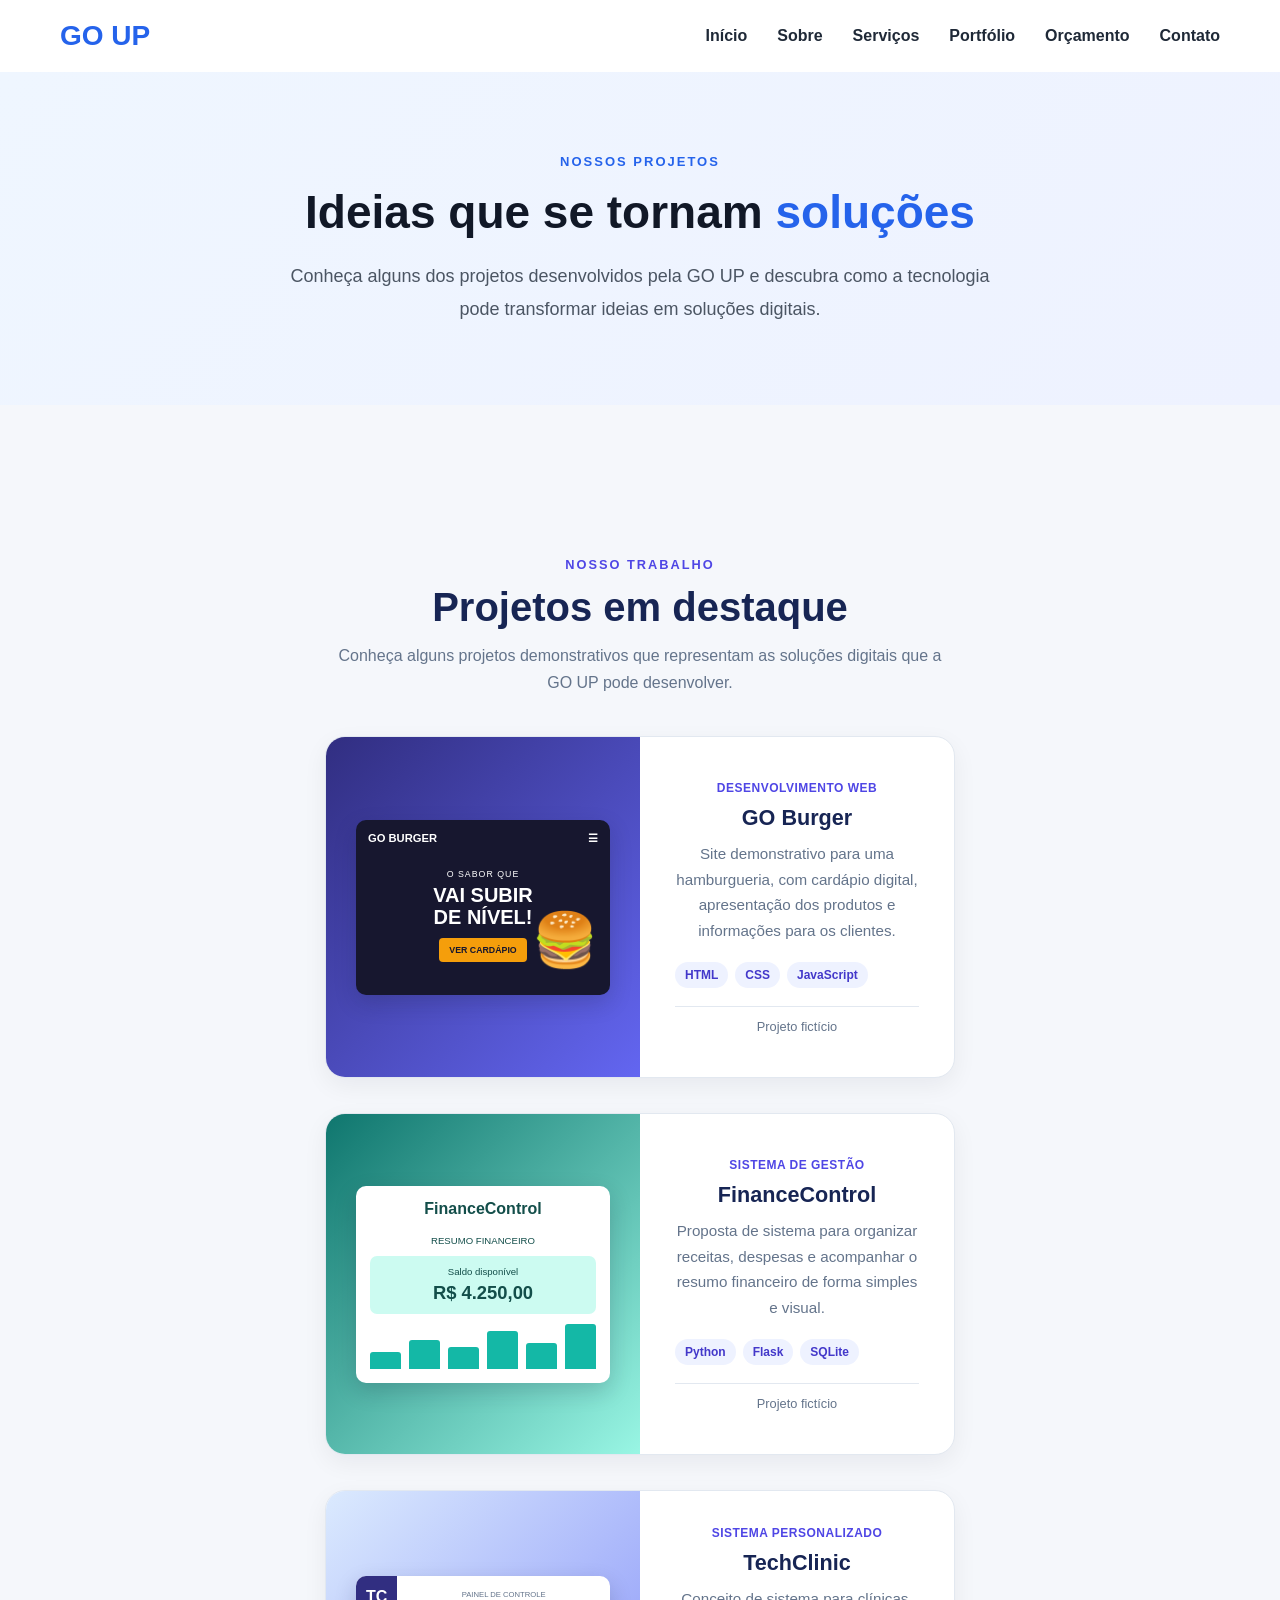
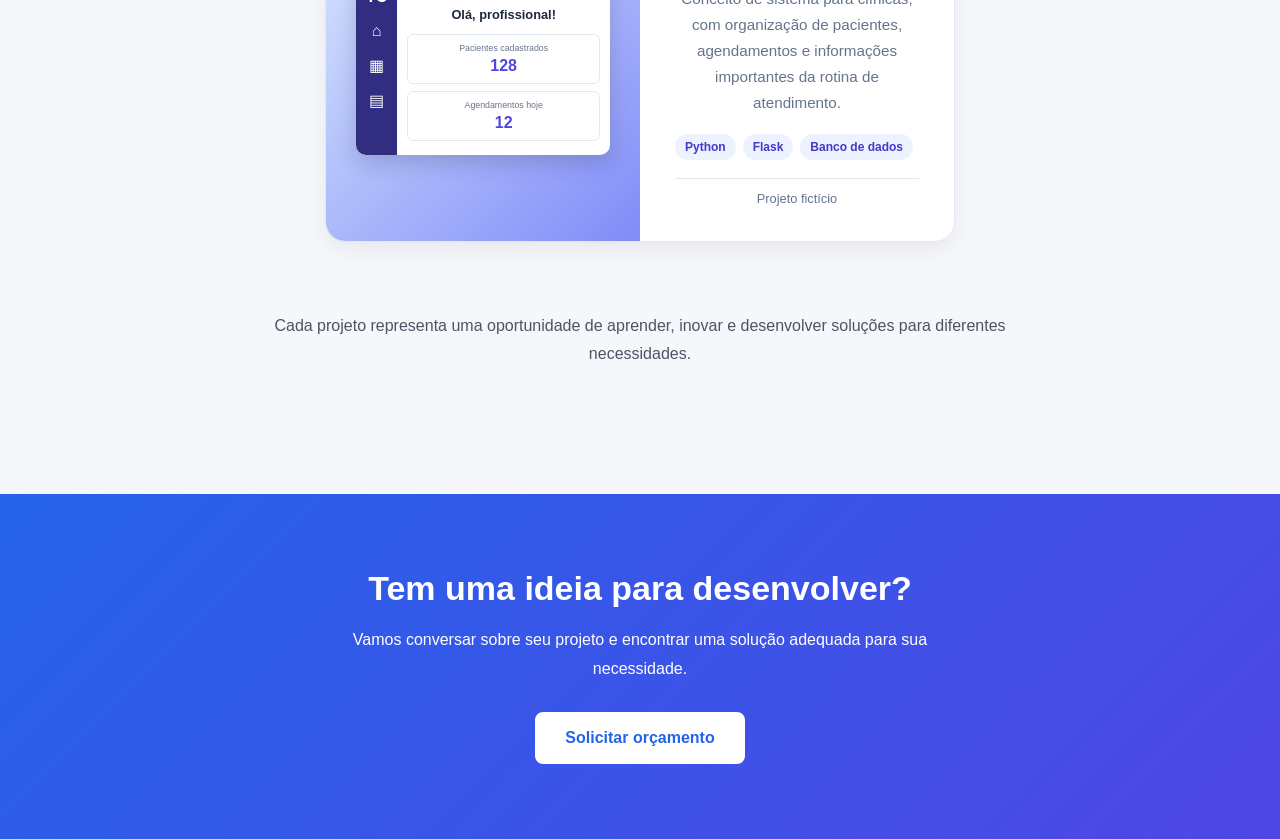
<file: pages/portfolio.html>
<!DOCTYPE html>
<html lang="pt-BR">

<head>
    <meta charset="UTF-8">
    <meta name="viewport" content="width=device-width, initial-scale=1.0">

    <title>Portfólio | GO UP</title>

    <link rel="stylesheet" href="../css/style.css">
    <link rel="stylesheet" href="../css/portfolio.css">
</head>

<body>

    <div id="global-header"></div>

    <main class="portfolio-main">

        <section class="portfolio-hero">
            <span class="portfolio-tag">NOSSOS PROJETOS</span>

            <h1>Ideias que se tornam <span>soluções</span></h1>

            <p>
                Conheça alguns dos projetos desenvolvidos pela GO UP
                e descubra como a tecnologia pode transformar ideias
                em soluções digitais.
            </p>
        </section>

        <section class="portfolio-section">

            <div class="portfolio-heading">
<section class="project-showcase">
    <div class="project-showcase-header">
        <span class="project-tag">NOSSO TRABALHO</span>
        <h2>Projetos em destaque</h2>
        <p>
            Conheça alguns projetos demonstrativos que representam
            as soluções digitais que a GO UP pode desenvolver.
        </p>
    </div>

    <div class="project-grid">

        <!-- Projeto 1 -->
        <article class="project-card">
            <div class="project-preview preview-burger">
                <div class="preview-window">
                    <div class="preview-topbar">
                        <span>GO BURGER</span>
                        <span>☰</span>
                    </div>
                    <div class="burger-content">
                        <span>O SABOR QUE</span>
                        <strong>VAI SUBIR<br>DE NÍVEL!</strong>
                        <div class="burger-button">VER CARDÁPIO</div>
                    </div>
                    <div class="burger-emoji">🍔</div>
                </div>
            </div>

            <div class="project-info">
                <span class="project-category">Desenvolvimento Web</span>
                <h3>GO Burger</h3>
                <p>
                    Site demonstrativo para uma hamburgueria,
                    com cardápio digital, apresentação dos produtos
                    e informações para os clientes.
                </p>
                <div class="technology-list">
                    <span>HTML</span>
                    <span>CSS</span>
                    <span>JavaScript</span>
                </div>
                <span class="project-status">Projeto fictício</span>
            </div>
        </article>

        <!-- Projeto 2 -->
        <article class="project-card">
            <div class="project-preview preview-finance">
                <div class="finance-window">
                    <span class="finance-title">FinanceControl</span>
                    <small>RESUMO FINANCEIRO</small>
                    <div class="finance-balance">
                        <small>Saldo disponível</small>
                        <strong>R$ 4.250,00</strong>
                    </div>
                    <div class="finance-bars">
                        <span style="height: 38%"></span>
                        <span style="height: 65%"></span>
                        <span style="height: 48%"></span>
                        <span style="height: 85%"></span>
                        <span style="height: 58%"></span>
                        <span style="height: 100%"></span>
                    </div>
                </div>
            </div>

            <div class="project-info">
                <span class="project-category">Sistema de Gestão</span>
                <h3>FinanceControl</h3>
                <p>
                    Proposta de sistema para organizar receitas,
                    despesas e acompanhar o resumo financeiro
                    de forma simples e visual.
                </p>
                <div class="technology-list">
                    <span>Python</span>
                    <span>Flask</span>
                    <span>SQLite</span>
                </div>
                <span class="project-status">Projeto fictício</span>
            </div>
        </article>

        <!-- Projeto 3 -->
        <article class="project-card">
            <div class="project-preview preview-clinic">
                <div class="clinic-window">
                    <div class="clinic-sidebar">
                        <strong>TC</strong>
                        <span>⌂</span>
                        <span>▦</span>
                        <span>▤</span>
                    </div>
                    <div class="clinic-content">
                        <small>PAINEL DE CONTROLE</small>
                        <strong>Olá, profissional!</strong>
                        <div class="clinic-stat">
                            <span>Pacientes cadastrados</span>
                            <b>128</b>
                        </div>
                        <div class="clinic-stat">
                            <span>Agendamentos hoje</span>
                            <b>12</b>
                        </div>
                    </div>
                </div>
            </div>

            <div class="project-info">
                <span class="project-category">Sistema Personalizado</span>
                <h3>TechClinic</h3>
                <p>
                    Conceito de sistema para clínicas, com organização
                    de pacientes, agendamentos e informações
                    importantes da rotina de atendimento.
                </p>
                <div class="technology-list">
                    <span>Python</span>
                    <span>Flask</span>
                    <span>Banco de dados</span>
                </div>
                <span class="project-status">Projeto fictício</span>
            </div>
        </article>

    </div>
</section>


                <p>
                    Cada projeto representa uma oportunidade de aprender,
                    inovar e desenvolver soluções para diferentes necessidades.
                </p>
            </div>

            </div>

        </section>

        <section class="portfolio-cta">
            <h2>Tem uma ideia para desenvolver?</h2>

            <p>
                Vamos conversar sobre seu projeto e encontrar
                uma solução adequada para sua necessidade.
            </p>

            <a href="orcamento.html" class="portfolio-cta-button">
                Solicitar orçamento
            </a>
        </section>

    </main>

    <script src="../js/layout.js"></script>

</body>
</html>
</file>
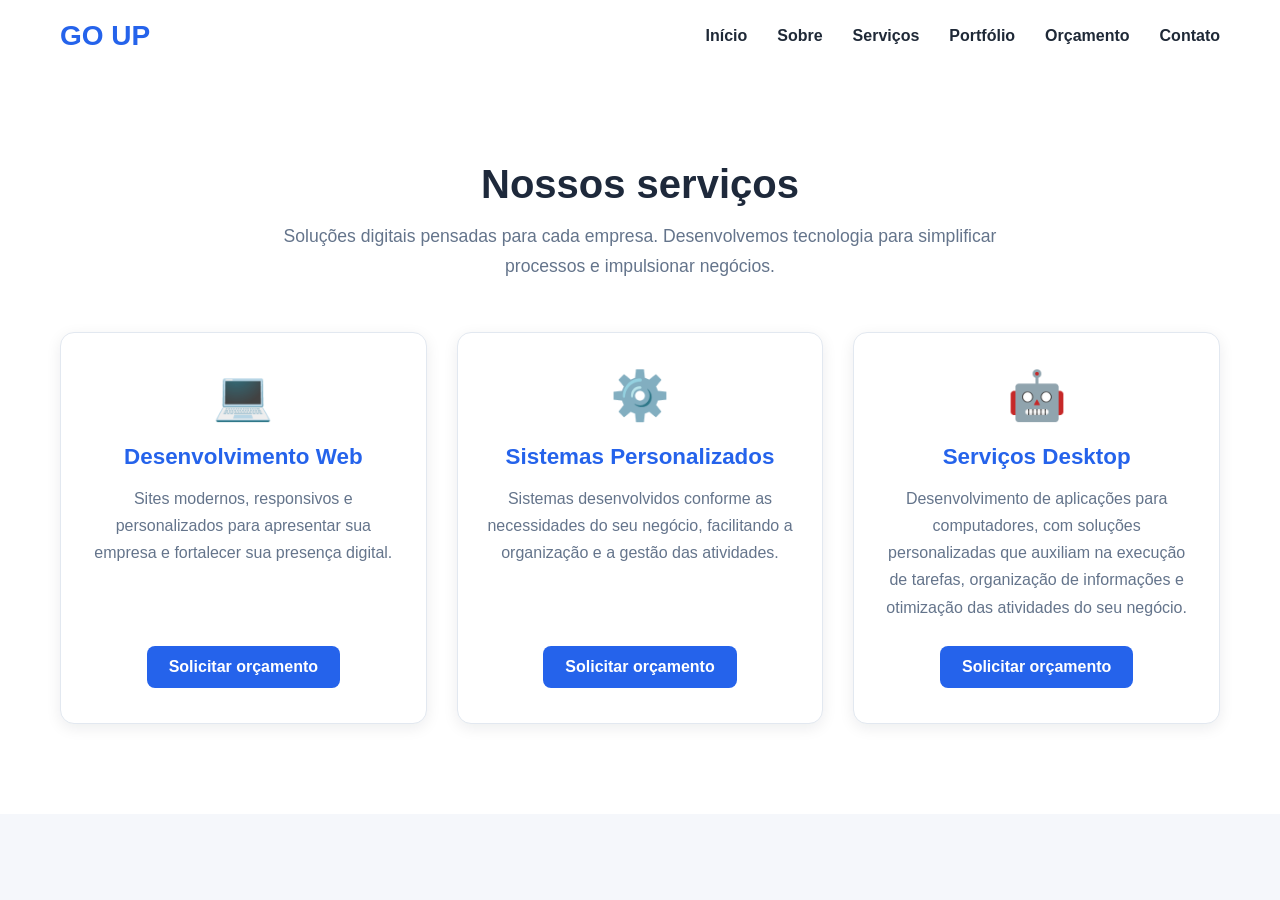
<file: pages/servicos.html>
<!DOCTYPE html>
<html lang="pt-BR">
<head>
    <meta charset="UTF-8">
    <meta name="viewport" content="width=device-width, initial-scale=1.0">

    <title>Nossos Serviços | GO UP</title>

    <link rel="stylesheet" href="../css/style.css">
    <link rel="stylesheet" href="../css/servicos.css">
</head>
<body>

    <!-- Menu de navegação -->
    <div id="global-header"></div>

    <main>
        <section class="services">
            <div class="section-title">
                <h1>Nossos serviços</h1>
                <p>
                    Soluções digitais pensadas para cada empresa.
                    Desenvolvemos tecnologia para simplificar processos
                    e impulsionar negócios.
                </p>
            </div>

            <div class="services-container">

                <div class="service-card" id="web">
                    <div class="service-icon">💻</div>
                    <h2>Desenvolvimento Web</h2>
                    <p>
                        Sites modernos, responsivos e personalizados
                        para apresentar sua empresa e fortalecer
                        sua presença digital.
                    </p>
                    <a href="orcamento.html" class="btn">
                        Solicitar orçamento
                    </a>
                </div>

                <div class="service-card" id="sistemas">
                    <div class="service-icon">⚙️</div>
                    <h2>Sistemas Personalizados</h2>
                    <p>
                        Sistemas desenvolvidos conforme as necessidades
                        do seu negócio, facilitando a organização
                        e a gestão das atividades.
                    </p>
                    <a href="orcamento.html" class="btn">
                        Solicitar orçamento
                    </a>
                </div>

                <div class="service-card" id="desktop">
                    <div class="service-icon">🤖</div>
                    <h2>Serviços Desktop</h2>
                    <p>
                         Desenvolvimento de aplicações para computadores,
                         com soluções personalizadas que auxiliam na execução
                         de tarefas, organização de informações e otimização
                         das atividades do seu negócio.
                    </p>
                    <a href="orcamento.html" class="btn">
                        Solicitar orçamento
                    </a>
                </div>

            </div>
        </section>
    </main>

    <script src="../js/layout.js"></script>

</body>
</html>
</file>
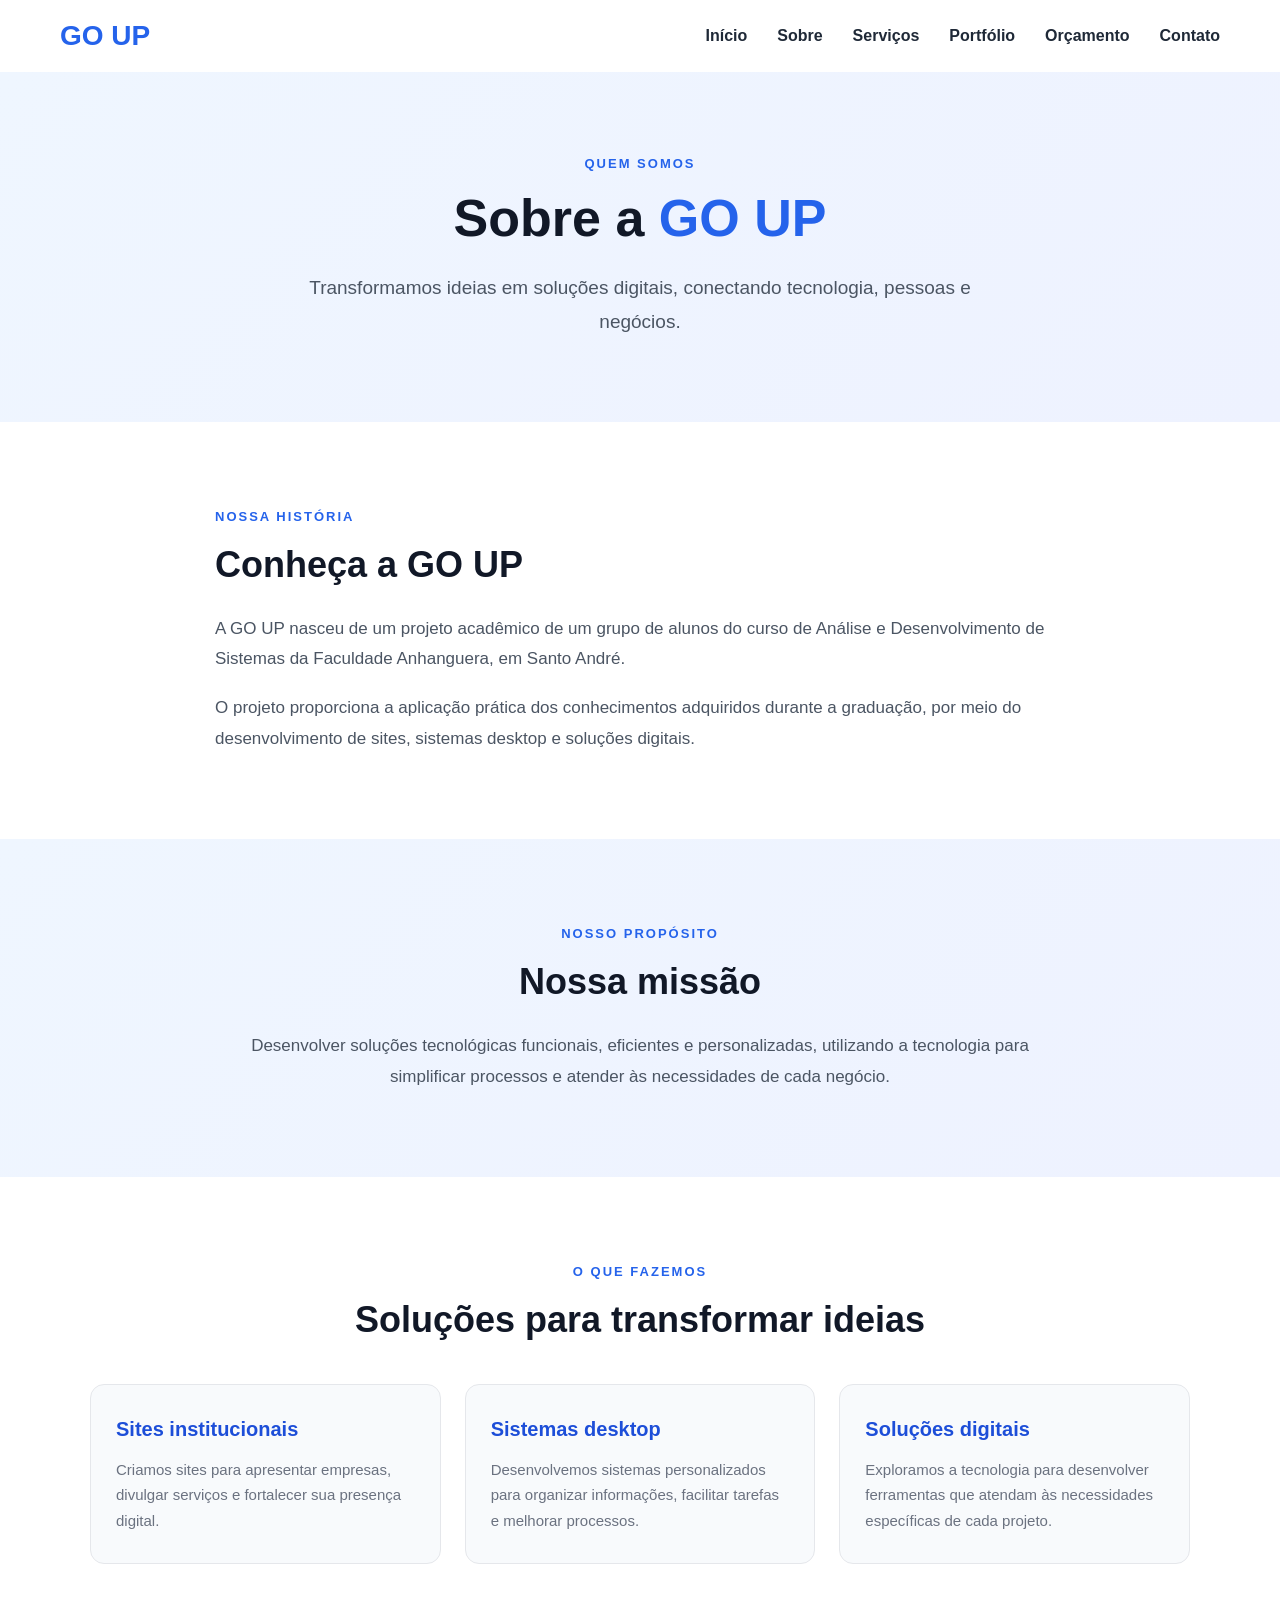
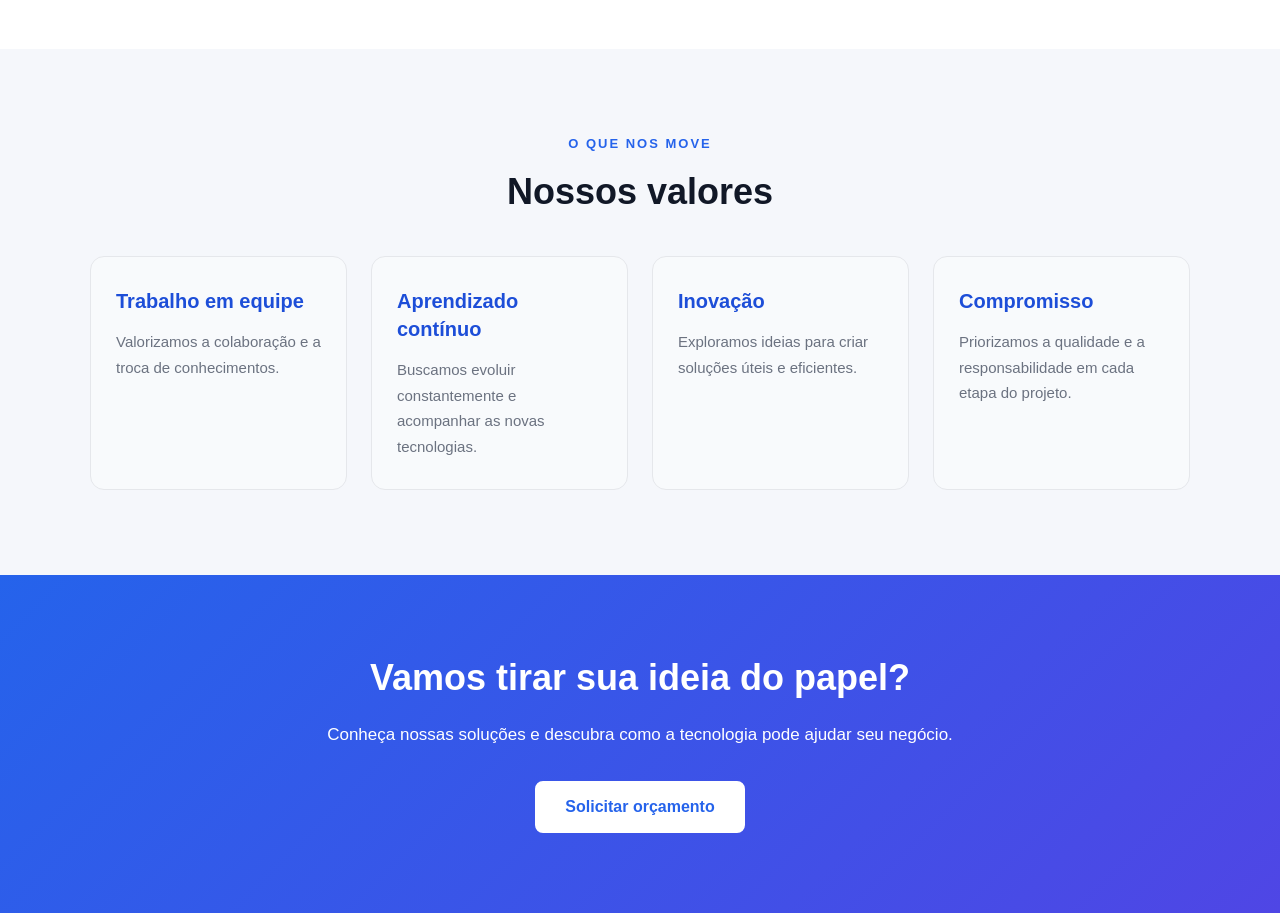
<file: pages/sobre.html>
<!DOCTYPE html>
<html lang="pt-BR">

<head>
    <meta charset="UTF-8">
    <meta name="viewport" content="width=device-width, initial-scale=1.0">

    <title>Sobre Nós | GO UP</title>

    <link rel="stylesheet" href="../css/style.css">
    <link rel="stylesheet" href="../css/sobre.css">
</head>

<body>

    <!-- Navbar global no topo -->
    <div id="global-header"></div>

    <main class="about-main">

        <section class="about-hero">
            <div class="about-hero-content">
                <span class="about-tag">QUEM SOMOS</span>
                <h1>Sobre a <span>GO UP</span></h1>
                <p>
                    Transformamos ideias em soluções digitais,
                    conectando tecnologia, pessoas e negócios.
                </p>
            </div>
        </section>

        <section class="about-section about-history">
            <div class="about-section-content">
                <span class="about-tag">NOSSA HISTÓRIA</span>
                <h2>Conheça a GO UP</h2>
                <p>
                    A GO UP nasceu de um projeto acadêmico de um grupo
                    de alunos do curso de Análise e Desenvolvimento de
                    Sistemas da Faculdade Anhanguera, em Santo André.
                </p>
                <p>
                    O projeto proporciona a aplicação prática dos
                    conhecimentos adquiridos durante a graduação,
                    por meio do desenvolvimento de sites, sistemas
                    desktop e soluções digitais.
                </p>
            </div>
        </section>

        <section class="about-section about-mission">
            <div class="about-section-content">
                <span class="about-tag">NOSSO PROPÓSITO</span>
                <h2>Nossa missão</h2>
                <p>
                    Desenvolver soluções tecnológicas funcionais,
                    eficientes e personalizadas, utilizando a
                    tecnologia para simplificar processos e atender
                    às necessidades de cada negócio.
                </p>
            </div>
        </section>

        <section class="about-section about-services">
            <span class="about-tag">O QUE FAZEMOS</span>
            <h2>Soluções para transformar ideias</h2>

            <div class="about-services-grid">
                <article class="about-card">
                    <h3>Sites institucionais</h3>
                    <p>
                        Criamos sites para apresentar empresas,
                        divulgar serviços e fortalecer sua presença
                        digital.
                    </p>
                </article>

                <article class="about-card">
                    <h3>Sistemas desktop</h3>
                    <p>
                        Desenvolvemos sistemas personalizados para
                        organizar informações, facilitar tarefas
                        e melhorar processos.
                    </p>
                </article>

                <article class="about-card">
                    <h3>Soluções digitais</h3>
                    <p>
                        Exploramos a tecnologia para desenvolver
                        ferramentas que atendam às necessidades
                        específicas de cada projeto.
                    </p>
                </article>
            </div>
        </section>

        <section class="about-section about-values">
            <span class="about-tag">O QUE NOS MOVE</span>
            <h2>Nossos valores</h2>

            <div class="about-values-grid">
                <article class="about-card">
                    <h3>Trabalho em equipe</h3>
                    <p>Valorizamos a colaboração e a troca de conhecimentos.</p>
                </article>

                <article class="about-card">
                    <h3>Aprendizado contínuo</h3>
                    <p>Buscamos evoluir constantemente e acompanhar as novas tecnologias.</p>
                </article>

                <article class="about-card">
                    <h3>Inovação</h3>
                    <p>Exploramos ideias para criar soluções úteis e eficientes.</p>
                </article>

                <article class="about-card">
                    <h3>Compromisso</h3>
                    <p>Priorizamos a qualidade e a responsabilidade em cada etapa do projeto.</p>
                </article>
            </div>
        </section>

        <section class="about-cta">
            <h2>Vamos tirar sua ideia do papel?</h2>
            <p>
                Conheça nossas soluções e descubra como a tecnologia
                pode ajudar seu negócio.
            </p>
            <a href="orcamento.html" class="about-cta-button">
                Solicitar orçamento
            </a>
        </section>

    </main>

    <!-- JavaScript da navbar -->
    <script src="../js/layout.js"></script>

</body>
</html>
</file>
<file: css/style.css>
/* ========================================
   CONFIGURAÇÕES GERAIS
======================================== */

* {
    margin: 0;
    padding: 0;
    box-sizing: border-box;
}

body {
    font-family: Arial, Helvetica, sans-serif;
    background-color: #f5f7fb;
    color: #1f2937;
}


/* ========================================
   CABEÇALHO
======================================== */

header {
    background-color: #ffffff;
    padding: 20px 60px;
    box-shadow: 0 2px 10px rgba(0, 0, 0, 0.08);
}

nav {
    display: flex;
    justify-content: space-between;
    align-items: center;
}

.logo {
    font-size: 28px;
    font-weight: bold;
    color: #2563eb;
}

nav ul {
    list-style: none;
    display: flex;
    gap: 30px;
}

nav ul li a {
    text-decoration: none;
    color: #1f2937;
    font-weight: 600;
    transition: 0.3s;
}

nav ul li a:hover {
    color: #2563eb;
}


/* ========================================
   SEÇÃO PRINCIPAL
======================================== */

.hero {
    min-height: 75vh;
    display: flex;
    align-items: center;
    padding: 80px 60px;

    background: linear-gradient(
        135deg,
        #eff6ff,
        #eef2ff
    );
}

.hero-content {
    max-width: 700px;
}

.hero-subtitle {
    display: inline-block;
    margin-bottom: 20px;

    color: #2563eb;

    font-size: 14px;
    font-weight: bold;
    letter-spacing: 2px;
}

.hero h1 {
    font-size: 52px;
    line-height: 1.1;
    margin-bottom: 25px;
    color: #111827;
}

.hero p {
    font-size: 20px;
    line-height: 1.6;
    margin-bottom: 35px;
    color: #4b5563;
}


/* ========================================
   BOTÕES
======================================== */

.btn {
    display: inline-block;
    padding: 15px 30px;

    background-color: #2563eb;
    color: #ffffff;

    text-decoration: none;
    font-weight: bold;

    border-radius: 8px;

    transition: 0.3s;
}

.btn:hover {
    background-color: #1d4ed8;
    transform: translateY(-2px);
}

.hero-buttons {
    display: flex;
    gap: 15px;
    flex-wrap: wrap;
}

.btn-secondary {
    background-color: transparent;
    color: #2563eb;
    border: 2px solid #2563eb;
}

.btn-secondary:hover {
    background-color: #2563eb;
    color: #ffffff;
}

.btn-light {
    background-color: #ffffff;
    color: #2563eb;
}

.btn-light:hover {
    background-color: #f3f4f6;
}


/* ========================================
   SEÇÃO DE SERVIÇOS
======================================== */

.services {
    padding: 90px 60px;
    background-color: #ffffff;
}

.section-title {
    max-width: 700px;
    margin: 0 auto 50px;
    text-align: center;
}

.section-title span {
    color: #2563eb;
    font-size: 14px;
    font-weight: bold;
    letter-spacing: 2px;
}

.section-title h2 {
    margin: 15px 0;
    font-size: 38px;
    color: #111827;
}

.section-title p {
    color: #6b7280;
    font-size: 17px;
    line-height: 1.6;
}


/* ========================================
   CARDS DE SERVIÇOS
======================================== */

.services-container {
    max-width: 1100px;
    margin: 0 auto;

    display: grid;
    grid-template-columns: repeat(3, 1fr);
    gap: 25px;
}

.service-card {
    padding: 35px 30px;

    background-color: #f8fafc;

    border-radius: 12px;

    border: 1px solid #e5e7eb;

    transition: 0.3s;
}

.service-card:hover {
    transform: translateY(-8px);

    box-shadow: 0 10px 30px rgba(0, 0, 0, 0.08);
}

.service-card h3 {
    margin-bottom: 15px;
    font-size: 21px;
    color: #111827;
}

.service-card p {
    color: #6b7280;
    line-height: 1.6;
}


/* ========================================
   SEÇÃO SOBRE
======================================== */

.about-home {
    padding: 100px 60px;
    background-color: #f5f7fb;
}

.about-content {
    max-width: 850px;
    margin: 0 auto;
    text-align: center;
}

.about-content > span {
    color: #2563eb;
    font-size: 14px;
    font-weight: bold;
    letter-spacing: 2px;
}

.about-content h2 {
    margin: 15px 0 25px;
    font-size: 40px;
    color: #111827;
}

.about-content p {
    margin-bottom: 18px;
    color: #4b5563;
    font-size: 17px;
    line-height: 1.7;
}


/* ========================================
   CHAMADA PARA ORÇAMENTO
======================================== */

.cta {
    padding: 90px 30px;

    background: linear-gradient(
        135deg,
        #2563eb,
        #4f46e5
    );

    text-align: center;
    color: #ffffff;
}

.cta h2 {
    margin-bottom: 15px;
    font-size: 38px;
}

.cta p {
    margin-bottom: 30px;
    font-size: 18px;
}


/* ========================================
   RODAPÉ
======================================== */

footer {
    background-color: #111827;
    color: #ffffff;
    text-align: center;
    padding: 25px;
}

footer p {
    font-size: 14px;
}


/* ========================================
   RESPONSIVIDADE
======================================== */

@media (max-width: 900px) {

    .services-container {
        grid-template-columns: 1fr;
        max-width: 600px;
    }

}


/* ========================================
   TABLETS E CELULARES
======================================== */

@media (max-width: 768px) {

    header {
        padding: 20px;
    }

    nav {
        flex-direction: column;
        gap: 20px;
    }

    nav ul {
        flex-wrap: wrap;
        justify-content: center;
        gap: 15px;
    }

    .hero {
        padding: 60px 25px;
        text-align: center;
    }

    .hero h1 {
        font-size: 38px;
    }

    .hero p {
        font-size: 18px;
    }

    .hero-buttons {
        justify-content: center;
    }

    .services {
        padding: 70px 25px;
    }

    .section-title h2 {
        font-size: 30px;
    }

    .about-home {
        padding: 70px 25px;
    }

    .about-content h2 {
        font-size: 30px;
    }

    .cta {
        padding: 70px 25px;
    }

    .cta h2 {
        font-size: 30px;
    }

}
</file>
<file: css/portfolio.css>
/* ========================================
   PÁGINA PORTFÓLIO - GO UP
======================================== */

.portfolio-main {
    background-color: #f5f7fb;
    color: #1f2937;
}

/* Apresentação */

.portfolio-hero {
    padding: 80px 25px;
    text-align: center;

    background: linear-gradient(
        135deg,
        #eff6ff,
        #eef2ff
    );
}

.portfolio-tag {
    display: inline-block;
    margin-bottom: 16px;

    color: #2563eb;
    font-size: 13px;
    font-weight: bold;
    letter-spacing: 2px;
}

.portfolio-hero h1 {
    margin-bottom: 20px;

    color: #111827;
    font-size: 46px;
    line-height: 1.2;
}

.portfolio-hero h1 span {
    color: #2563eb;
}

.portfolio-hero p {
    max-width: 700px;
    margin: 0 auto;

    color: #4b5563;
    font-size: 18px;
    line-height: 1.8;
}

/* Seção de projetos */

.portfolio-section {
    max-width: 1150px;
    margin: 0 auto;
    padding: 80px 25px;
}

.portfolio-heading {
    max-width: 750px;
    margin: 0 auto 45px;
    text-align: center;
}

.portfolio-heading h2 {
    margin-bottom: 18px;

    color: #111827;
    font-size: 36px;
}

.portfolio-heading p {
    color: #4b5563;
    line-height: 1.8;
}

/* Grade de projetos */

.portfolio-grid {
    display: grid;
    grid-template-columns: repeat(3, minmax(0, 1fr));
    gap: 25px;
}

/* Cards */

.portfolio-card {
    overflow: hidden;

    background-color: #ffffff;
    border: 1px solid #e5e7eb;
    border-radius: 14px;

    transition:
        transform 0.3s ease,
        box-shadow 0.3s ease;
}

.portfolio-card:hover {
    transform: translateY(-6px);

    box-shadow: 0 14px 30px rgba(37, 99, 235, 0.12);
}

/* Área visual dos projetos */

.portfolio-image {
    min-height: 190px;

    display: flex;
    align-items: center;
    justify-content: center;

    color: #ffffff;
    font-size: 25px;
    font-weight: bold;
    letter-spacing: 3px;
}

.portfolio-image-web {
    background: linear-gradient(135deg, #2563eb, #60a5fa);
}

.portfolio-image-desktop {
    background: linear-gradient(135deg, #4338ca, #818cf8);
}

.portfolio-image-digital {
    background: linear-gradient(135deg, #1d4ed8, #4f46e5);
}

/* Conteúdo dos cards */

.portfolio-card-content {
    padding: 26px 23px;
}

.portfolio-category {
    color: #2563eb;
    font-size: 12px;
    font-weight: bold;
    letter-spacing: 1px;
    text-transform: uppercase;
}

.portfolio-card h3 {
    margin: 12px 0;

    color: #111827;
    font-size: 22px;
}

.portfolio-card p {
    margin-bottom: 22px;

    color: #6b7280;
    font-size: 15px;
    line-height: 1.8;
}

.portfolio-link {
    color: #2563eb;
    font-weight: bold;
    text-decoration: none;
}

.portfolio-link:hover {
    text-decoration: underline;
}

/* Chamada para ação */

.portfolio-cta {
    padding: 75px 25px;

    background: linear-gradient(
        135deg,
        #2563eb,
        #4f46e5
    );

    color: #ffffff;
    text-align: center;
}

.portfolio-cta h2 {
    margin-bottom: 18px;
    font-size: 34px;
}

.portfolio-cta p {
    max-width: 650px;
    margin: 0 auto 28px;

    line-height: 1.8;
}

.portfolio-cta-button {
    display: inline-block;
    padding: 15px 28px;

    background-color: #ffffff;
    color: #2563eb;

    border: 2px solid #ffffff;
    border-radius: 8px;

    font-weight: bold;
    text-decoration: none;

    transition: transform 0.3s ease;
}

.portfolio-cta-button:hover {
    transform: translateY(-2px);
}

/* Responsividade */

@media (max-width: 900px) {
    .portfolio-grid {
        grid-template-columns: repeat(2, minmax(0, 1fr));
    }
}

@media (max-width: 600px) {
    .portfolio-hero {
        padding: 60px 22px;
    }

    .portfolio-hero h1 {
        font-size: 34px;
    }

    .portfolio-hero p {
        font-size: 16px;
    }

    .portfolio-section {
        padding: 55px 20px;
    }

    .portfolio-heading h2 {
        font-size: 29px;
    }

    .portfolio-grid {
        grid-template-columns: 1fr;
    }

    .portfolio-image {
        min-height: 160px;
    }

    .portfolio-cta {
        padding: 60px 22px;
    }

    .portfolio-cta h2 {
        font-size: 28px;
    }
}

/* Projetos do portfólio */

.project-showcase {
    padding: 70px 8%;
    background: #f5f7fb;
}

.project-showcase-header {
    max-width: 700px;
    margin: 0 auto 40px;
    text-align: center;
}

.project-tag {
    color: #4f46e5;
    font-size: 0.8rem;
    font-weight: 700;
    letter-spacing: 2px;
}

.project-showcase-header h2 {
    margin: 12px 0;
    color: #172554;
    font-size: clamp(1.8rem, 4vw, 2.5rem);
}

.project-showcase-header p {
    color: #64748b;
    line-height: 1.7;
}

.project-grid {
    display: grid;
    grid-template-columns: 1fr;
    gap: 35px;
    max-width: 1050px;
    margin: 0 auto;
}

.project-card {
    display: grid;
    grid-template-columns: 1fr 1fr;
    min-height: 340px;
    overflow: hidden;
    background: #fff;
    border: 1px solid #e2e8f0;
    border-radius: 20px;
    box-shadow: 0 8px 24px rgba(15, 23, 42, 0.06);
    transition: transform 0.25s ease, box-shadow 0.25s ease;
}

.project-card:hover {
    transform: translateY(-5px);
    box-shadow: 0 14px 30px rgba(15, 23, 42, 0.12);
}

.project-preview {
    min-height: 340px;
    padding: 30px;
    display: flex;
    align-items: center;
    justify-content: center;
    overflow: hidden;
}

.preview-burger {
    background: linear-gradient(135deg, #312e81, #6366f1);
}

.preview-finance {
    background: linear-gradient(135deg, #0f766e, #99f6e4);
}

.preview-clinic {
    background: linear-gradient(135deg, #dbeafe, #818cf8);
}

.preview-window,
.finance-window,
.clinic-window {
    width: 100%;
    max-width: 300px;
    min-height: 175px;
    border-radius: 10px;
    overflow: hidden;
    box-shadow: 0 8px 22px rgba(15, 23, 42, 0.18);
}

.preview-window {
    position: relative;
    padding: 12px;
    color: #fff;
    background: #17172f;
}

.preview-topbar {
    display: flex;
    justify-content: space-between;
    font-size: 0.7rem;
    font-weight: 700;
}

.burger-content {
    position: relative;
    z-index: 1;
    margin-top: 24px;
}

.burger-content span {
    display: block;
    font-size: 0.55rem;
    letter-spacing: 1px;
}

.burger-content strong {
    display: block;
    margin: 5px 0 10px;
    font-size: 1.25rem;
    line-height: 1.1;
}

.burger-button {
    display: inline-block;
    padding: 7px 10px;
    border-radius: 4px;
    background: #f59e0b;
    color: #17172f;
    font-size: 0.55rem;
    font-weight: 800;
}

.burger-emoji {
    position: absolute;
    right: 12px;
    bottom: 24px;
    font-size: 3.3rem;
}

.finance-window {
    padding: 14px;
    background: #fff;
    color: #134e4a;
}

.finance-title {
    display: block;
    margin-bottom: 12px;
    font-weight: 800;
}

.finance-window small {
    font-size: 0.6rem;
}

.finance-balance {
    display: flex;
    flex-direction: column;
    gap: 5px;
    padding: 10px;
    margin-top: 8px;
    border-radius: 7px;
    background: #ccfbf1;
}

.finance-balance strong {
    font-size: 1.15rem;
}

.finance-bars {
    display: flex;
    align-items: end;
    gap: 8px;
    height: 45px;
    margin-top: 10px;
}

.finance-bars span {
    flex: 1;
    border-radius: 3px 3px 0 0;
    background: #14b8a6;
}

.clinic-window {
    display: flex;
    background: #fff;
    color: #1e293b;
}

.clinic-sidebar {
    display: flex;
    flex-direction: column;
    align-items: center;
    gap: 16px;
    padding: 12px 10px;
    background: #312e81;
    color: #fff;
}

.clinic-content {
    flex: 1;
    padding: 14px 10px;
}

.clinic-content > small {
    display: block;
    margin-bottom: 8px;
    color: #64748b;
    font-size: 0.48rem;
}

.clinic-content > strong {
    display: block;
    margin-bottom: 12px;
    font-size: 0.8rem;
}

.clinic-stat {
    display: flex;
    flex-direction: column;
    gap: 4px;
    padding: 8px;
    margin-top: 7px;
    border: 1px solid #e2e8f0;
    border-radius: 6px;
}

.clinic-stat span {
    color: #64748b;
    font-size: 0.55rem;
}

.clinic-stat b {
    color: #4f46e5;
    font-size: 1rem;
}

.project-info {
    display: flex;
    flex-direction: column;
    justify-content: center;
    padding: 35px;
}

.project-category {
    color: #4f46e5;
    font-size: 0.75rem;
    font-weight: 700;
    text-transform: uppercase;
    letter-spacing: 0.5px;
}

.project-info h3 {
    margin: 10px 0;
    color: #172554;
    font-size: 1.35rem;
}

.project-info p {
    min-height: 100px;
    color: #64748b;
    font-size: 0.95rem;
    line-height: 1.7;
}

.technology-list {
    display: flex;
    flex-wrap: wrap;
    gap: 7px;
    margin: 18px 0;
}

.technology-list span {
    padding: 6px 10px;
    border-radius: 20px;
    background: #eef2ff;
    color: #4338ca;
    font-size: 0.75rem;
    font-weight: 600;
}

.project-status {
    display: inline-block;
    padding-top: 12px;
    border-top: 1px solid #e2e8f0;
    color: #64748b;
    font-size: 0.8rem;
}

@media (max-width: 1000px) {
    .project-grid {
        grid-template-columns: repeat(2, minmax(0, 1fr));
    }
}

@media (max-width: 650px) {
    .project-showcase {
        padding: 50px 5%;
    }

    .project-grid {
        grid-template-columns: 1fr;
    }

    .project-info p {
        min-height: auto;
    }
}
</file>
<file: css/servicos.css>
```css
/* ==============================
   PÁGINA DE SERVIÇOS - GO UP
============================== */

.services {
    padding: 70px 8%;
    background-color: #f8fafc;
    min-height: 80vh;
}

/* Título da página */

.services .section-title {
    text-align: center;
    max-width: 750px;
    margin: 0 auto 50px;
}

.services .section-title h1 {
    font-size: 2.5rem;
    color: #1e293b;
    margin-bottom: 15px;
}

.services .section-title p {
    font-size: 1.1rem;
    color: #64748b;
    line-height: 1.7;
}

/* Organização dos cards */

.services-container {
    display: grid;
    grid-template-columns: repeat(3, minmax(0, 1fr));
    gap: 30px;
    max-width: 1200px;
    margin: 0 auto;
}

/* Cards individuais */

.service-card {
    background-color: #ffffff;
    padding: 35px 25px;
    border-radius: 14px;
    text-align: center;
    box-shadow: 0 4px 15px rgba(15, 23, 42, 0.08);
    border: 1px solid #e2e8f0;

    display: flex;
    flex-direction: column;
    align-items: center;

    transition: transform 0.3s ease, box-shadow 0.3s ease;
}

.service-card:hover {
    transform: translateY(-6px);
    box-shadow: 0 10px 25px rgba(15, 23, 42, 0.12);
}

/* Ícones */

.service-icon {
    font-size: 3rem;
    margin-bottom: 20px;
}

/* Títulos dos serviços */

.service-card h2 {
    font-size: 1.4rem;
    color: #2563eb;
    margin-bottom: 15px;
}

/* Descrições */

.service-card p {
    color: #64748b;
    font-size: 1rem;
    line-height: 1.7;
    margin-bottom: 25px;
}

/* Botão de orçamento */

.service-card .btn {
    display: inline-block;
    margin-top: auto;
    padding: 12px 22px;

    background-color: #2563eb;
    color: #ffffff;

    text-decoration: none;
    font-weight: 600;
    border-radius: 8px;

    transition: background-color 0.3s ease;
}

.service-card .btn:hover {
    background-color: #1d4ed8;
}

/* ==============================
   RESPONSIVIDADE
============================== */

/* Tablets */

@media (max-width: 900px) {
    .services-container {
        grid-template-columns: repeat(2, minmax(0, 1fr));
    }

    .services {
        padding: 60px 5%;
    }
}

/* Celulares */

@media (max-width: 600px) {
    .services-container {
        grid-template-columns: 1fr;
    }

    .services {
        padding: 45px 6%;
    }

    .services .section-title h1 {
        font-size: 2rem;
    }

    .services .section-title p {
        font-size: 1rem;
    }

    .service-card {
        padding: 30px 22px;
    }
}
```
</file>
<file: css/sobre.css>
/* ========================================
   PÁGINA SOBRE - GO UP
   Estilos exclusivos desta página
======================================== */

/* Área geral */

.about-main {
    background-color: #f5f7fb;
    color: #1f2937;
}

.about-main section {
    width: 100%;
}

/* Apresentação principal */

.about-hero {
    min-height: 350px;
    display: flex;
    align-items: center;
    justify-content: center;
    padding: 80px 25px;
    text-align: center;

    background: linear-gradient(
        135deg,
        #eff6ff,
        #eef2ff
    );
}

.about-hero-content {
    max-width: 850px;
    margin: 0 auto;
}

.about-tag {
    display: inline-block;
    margin-bottom: 18px;

    color: #2563eb;
    font-size: 13px;
    font-weight: bold;
    letter-spacing: 2px;
}

.about-hero h1 {
    margin-bottom: 22px;

    color: #111827;
    font-size: 52px;
    line-height: 1.15;
}

.about-hero h1 span {
    color: #2563eb;
}

.about-hero p {
    max-width: 680px;
    margin: 0 auto;

    color: #4b5563;
    font-size: 19px;
    line-height: 1.8;
}

/* Seções de conteúdo */

.about-section {
    padding: 85px 25px;
}

.about-section-content {
    max-width: 850px;
    margin: 0 auto;
}

.about-section h2 {
    margin-bottom: 25px;

    color: #111827;
    font-size: 36px;
    line-height: 1.3;
}

.about-section p {
    margin-bottom: 18px;

    color: #4b5563;
    font-size: 17px;
    line-height: 1.8;
}

.about-section p:last-child {
    margin-bottom: 0;
}

/* Nossa história */

.about-history {
    background-color: #ffffff;
}

/* Nossa missão */

.about-mission {
    background: linear-gradient(
        135deg,
        #eff6ff,
        #eef2ff
    );
    text-align: center;
}

.about-mission .about-section-content {
    max-width: 780px;
}

/* Serviços e valores */

.about-services,
.about-values {
    text-align: center;
    background-color: #ffffff;
}

.about-services h2,
.about-values h2 {
    margin-bottom: 40px;
}

.about-services-grid,
.about-values-grid {
    display: grid;
    grid-template-columns: repeat(3, minmax(0, 1fr));
    gap: 24px;

    max-width: 1100px;
    margin: 0 auto;
}

/* Cards */

.about-card {
    padding: 30px 25px;

    background-color: #f8fafc;
    border: 1px solid #e5e7eb;
    border-radius: 14px;

    text-align: left;

    transition:
        transform 0.3s ease,
        box-shadow 0.3s ease,
        border-color 0.3s ease;
}

.about-card:hover {
    transform: translateY(-6px);
    border-color: #bfdbfe;

    box-shadow: 0 12px 28px rgba(37, 99, 235, 0.10);
}

.about-card h3 {
    margin-bottom: 14px;

    color: #1d4ed8;
    font-size: 20px;
    line-height: 1.4;
}

.about-card p {
    margin: 0;

    color: #6b7280;
    font-size: 15px;
    line-height: 1.7;
}

/* Valores: quatro cards */

.about-values {
    background-color: #f5f7fb;
}

.about-values-grid {
    grid-template-columns: repeat(4, minmax(0, 1fr));
}

/* Chamada para orçamento */

.about-cta {
    padding: 80px 25px;

    background: linear-gradient(
        135deg,
        #2563eb,
        #4f46e5
    );

    color: #ffffff;
    text-align: center;
}

.about-cta h2 {
    margin-bottom: 18px;

    font-size: 36px;
    line-height: 1.3;
}

.about-cta p {
    max-width: 650px;
    margin: 0 auto 30px;

    font-size: 17px;
    line-height: 1.8;
}

.about-cta-button {
    display: inline-block;
    padding: 15px 28px;

    background-color: #ffffff;
    color: #2563eb;

    border: 2px solid #ffffff;
    border-radius: 8px;

    font-weight: bold;
    text-decoration: none;

    transition:
        transform 0.3s ease,
        background-color 0.3s ease;
}

.about-cta-button:hover {
    background-color: #eff6ff;
    transform: translateY(-2px);
}

/* Responsividade para tablets */

@media (max-width: 1000px) {
    .about-services-grid {
        grid-template-columns: repeat(2, minmax(0, 1fr));
    }

    .about-values-grid {
        grid-template-columns: repeat(2, minmax(0, 1fr));
    }
}

/* Responsividade para celulares */

@media (max-width: 600px) {
    .about-hero {
        min-height: 300px;
        padding: 65px 22px;
    }

    .about-hero h1 {
        font-size: 36px;
    }

    .about-hero p {
        font-size: 16px;
    }

    .about-section {
        padding: 60px 22px;
    }

    .about-section h2 {
        font-size: 29px;
    }

    .about-section p {
        font-size: 16px;
    }

    .about-services-grid,
    .about-values-grid {
        grid-template-columns: 1fr;
        gap: 18px;
    }

    .about-card {
        padding: 25px 22px;
    }

    .about-cta {
        padding: 60px 22px;
    }

    .about-cta h2 {
        font-size: 28px;
    }

    .about-cta p {
        font-size: 16px;
    }
}
</file>
